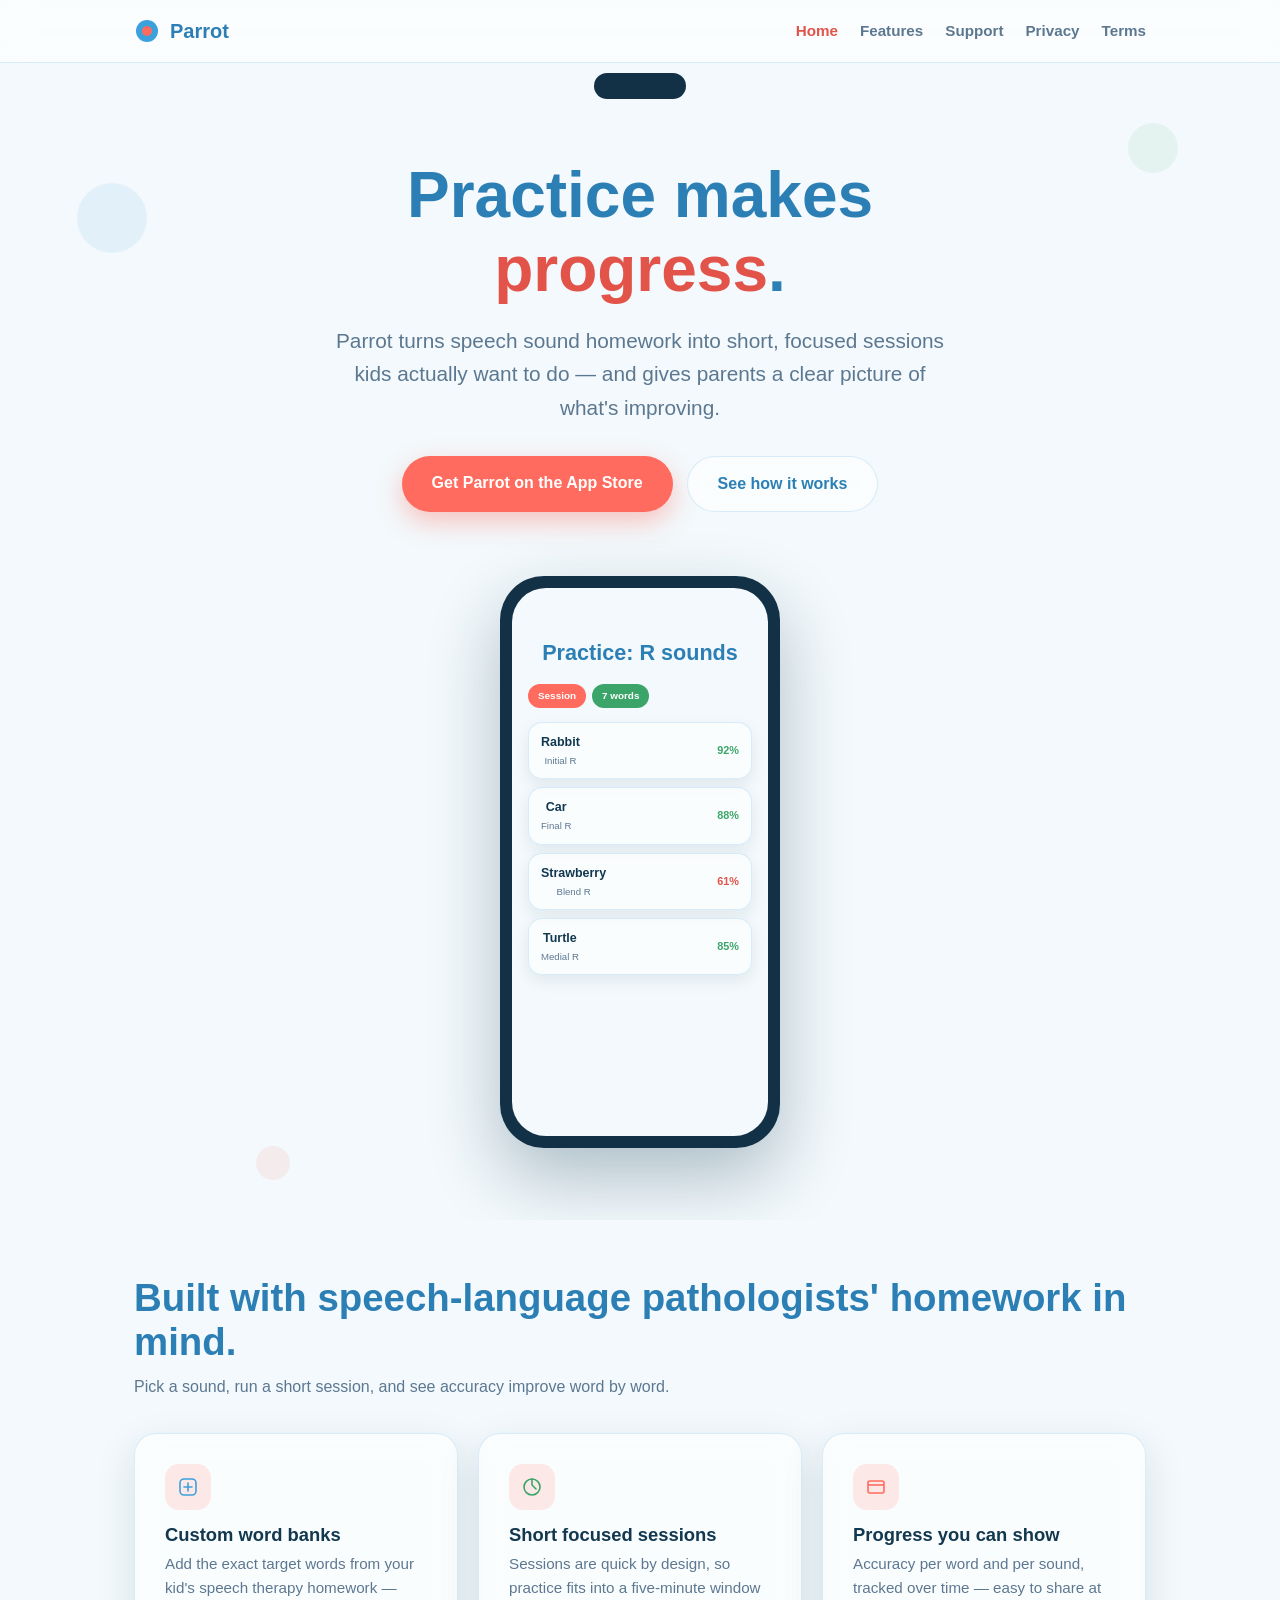
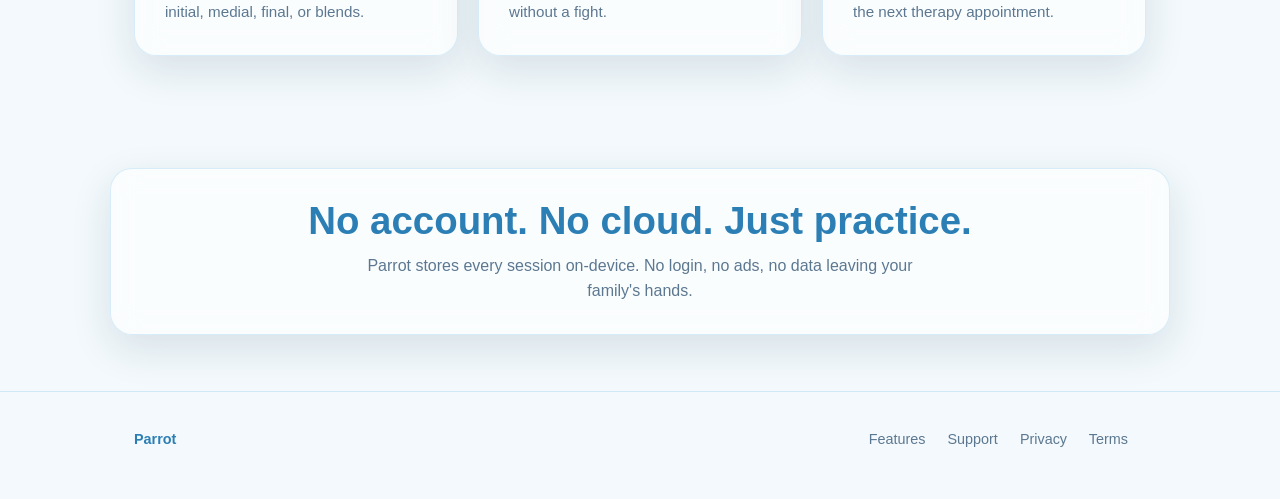
<file: docs/index.html>
<!DOCTYPE html>
<html lang="en">
<head>
<meta charset="utf-8">
<meta name="viewport" content="width=device-width, initial-scale=1">
<title>Parrot - Speech sound practice for kids</title>
<meta name="description" content="Parrot helps kids practice tricky speech sounds at home with short, focused sessions parents can track.">
<link rel="stylesheet" href="style.css">
</head>
<body>
<nav>
  <div class="wrap">
    <a class="brand" href="index.html">
      <svg width="26" height="26" viewBox="0 0 26 26" fill="none" xmlns="http://www.w3.org/2000/svg">
        <circle cx="13" cy="13" r="11" fill="#3ba0dc"/>
        <path d="M13 8a5 5 0 1 0 0.001 0Z" fill="#ff6b5e"/>
      </svg>
      Parrot
    </a>
    <div class="nav-links">
      <a href="index.html" class="active">Home</a>
      <a href="features.html">Features</a>
      <a href="support.html">Support</a>
      <a href="privacy.html">Privacy</a>
      <a href="terms.html">Terms</a>
    </div>
  </div>
</nav>

<section class="hero">
  <div class="wrap">
    <svg class="hero-drift" style="top:120px; left:6%;" width="70" height="70" viewBox="0 0 70 70"><circle cx="35" cy="35" r="35" fill="#3ba0dc" fill-opacity="0.18"/></svg>
    <svg class="hero-drift two" style="top:60px; right:8%;" width="50" height="50" viewBox="0 0 50 50"><circle cx="25" cy="25" r="25" fill="#3ba569" fill-opacity="0.16"/></svg>
    <svg class="hero-drift three" style="bottom:40px; left:20%;" width="34" height="34" viewBox="0 0 34 34"><circle cx="17" cy="17" r="17" fill="#ff6b5e" fill-opacity="0.2"/></svg>
    <h1 class="reveal">Practice makes <em>progress</em>.</h1>
    <p class="lede reveal delay-1">Parrot turns speech sound homework into short, focused sessions kids actually want to do — and gives parents a clear picture of what's improving.</p>
    <div class="reveal delay-2" style="display:flex; gap:14px; justify-content:center; flex-wrap:wrap;">
      <a class="btn btn-coral" href="https://apps.apple.com/">Get Parrot on the App Store</a>
      <a class="btn btn-ghost" href="features.html">See how it works</a>
    </div>

    <div class="device-row" style="margin-top:64px;">
      <div class="reveal delay-3 device">
        <div class="notch"></div>
        <div class="screen">
          <div class="screen-header">Practice: R sounds</div>
          <div class="chip-row">
            <span class="chip on">Session</span>
            <span class="chip leaf">7 words</span>
          </div>
          <div class="word-row">
            <div class="word-card">
              <div><div class="word">Rabbit</div><div class="sound">Initial R</div></div>
              <div class="score">92%</div>
            </div>
            <div class="word-card">
              <div><div class="word">Car</div><div class="sound">Final R</div></div>
              <div class="score">88%</div>
            </div>
            <div class="word-card">
              <div><div class="word">Strawberry</div><div class="sound">Blend R</div></div>
              <div class="score low">61%</div>
            </div>
            <div class="word-card">
              <div><div class="word">Turtle</div><div class="sound">Medial R</div></div>
              <div class="score">85%</div>
            </div>
          </div>
        </div>
      </div>
    </div>
  </div>
</section>

<section>
  <div class="wrap">
    <h2 class="section-title reveal">Built with speech-language pathologists' homework in mind.</h2>
    <p class="section-sub reveal">Pick a sound, run a short session, and see accuracy improve word by word.</p>
    <div class="grid">
      <div class="panel feature-card reveal">
        <div class="icon"><svg width="22" height="22" viewBox="0 0 22 22" fill="none"><rect x="3" y="3" width="16" height="16" rx="4" stroke="#3ba0dc" stroke-width="1.6"/><path d="M7 11h8M11 7v8" stroke="#3ba0dc" stroke-width="1.6" stroke-linecap="round"/></svg></div>
        <h3>Custom word banks</h3>
        <p>Add the exact target words from your kid's speech therapy homework — initial, medial, final, or blends.</p>
      </div>
      <div class="panel feature-card reveal delay-1">
        <div class="icon"><svg width="22" height="22" viewBox="0 0 22 22" fill="none"><path d="M11 3v6l4 4" stroke="#3ba569" stroke-width="1.6" stroke-linecap="round"/><circle cx="11" cy="11" r="8" stroke="#3ba569" stroke-width="1.6"/></svg></div>
        <h3>Short focused sessions</h3>
        <p>Sessions are quick by design, so practice fits into a five-minute window without a fight.</p>
      </div>
      <div class="panel feature-card reveal delay-2">
        <div class="icon"><svg width="22" height="22" viewBox="0 0 22 22" fill="none"><rect x="3" y="5" width="16" height="12" rx="2" stroke="#ff6b5e" stroke-width="1.6"/><path d="M3 9h16" stroke="#ff6b5e" stroke-width="1.6"/></svg></div>
        <h3>Progress you can show</h3>
        <p>Accuracy per word and per sound, tracked over time — easy to share at the next therapy appointment.</p>
      </div>
    </div>
  </div>
</section>

<section>
  <div class="wrap panel reveal" style="text-align:center;">
    <h2 class="section-title">No account. No cloud. Just practice.</h2>
    <p class="section-sub" style="margin:0 auto;">Parrot stores every session on-device. No login, no ads, no data leaving your family's hands.</p>
  </div>
</section>

<footer>
  <div class="wrap">
    <div style="font-weight:800; color:var(--sky-deep);">Parrot</div>
    <div>
      <a href="features.html">Features</a>
      <a href="support.html">Support</a>
      <a href="privacy.html">Privacy</a>
      <a href="terms.html">Terms</a>
    </div>
  </div>
</footer>

<script src="reveal.js"></script>
</body>
</html>
</file>
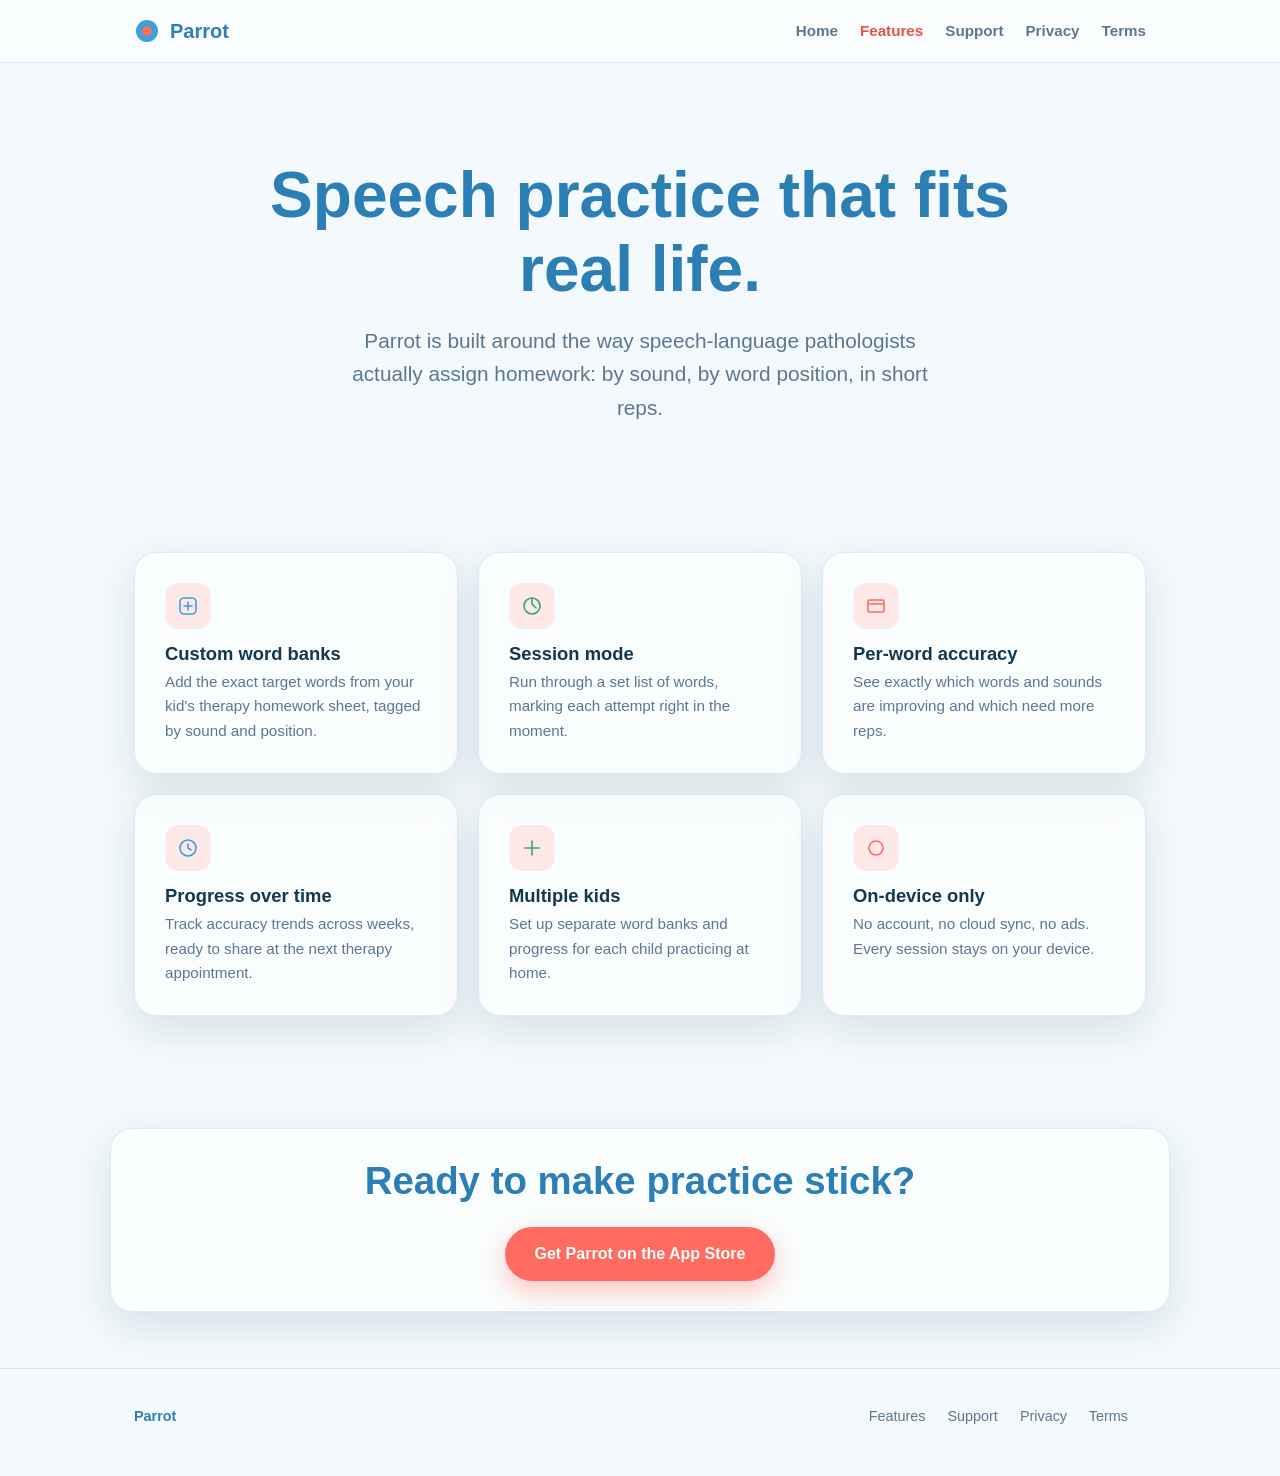
<file: docs/features.html>
<!DOCTYPE html>
<html lang="en">
<head>
<meta charset="utf-8">
<meta name="viewport" content="width=device-width, initial-scale=1">
<title>Features - Parrot</title>
<meta name="description" content="Everything Parrot does to help kids practice speech sounds at home.">
<link rel="stylesheet" href="style.css">
</head>
<body>
<nav>
  <div class="wrap">
    <a class="brand" href="index.html">
      <svg width="26" height="26" viewBox="0 0 26 26" fill="none" xmlns="http://www.w3.org/2000/svg">
        <circle cx="13" cy="13" r="11" fill="#3ba0dc"/>
        <path d="M13 8a5 5 0 1 0 0.001 0Z" fill="#ff6b5e"/>
      </svg>
      Parrot
    </a>
    <div class="nav-links">
      <a href="index.html">Home</a>
      <a href="features.html" class="active">Features</a>
      <a href="support.html">Support</a>
      <a href="privacy.html">Privacy</a>
      <a href="terms.html">Terms</a>
    </div>
  </div>
</nav>

<section class="hero" style="padding-bottom:40px;">
  <div class="wrap">
    <h1 class="reveal">Speech practice that fits real life.</h1>
    <p class="lede reveal delay-1">Parrot is built around the way speech-language pathologists actually assign homework: by sound, by word position, in short reps.</p>
  </div>
</section>

<section>
  <div class="wrap">
    <div class="grid">
      <div class="panel feature-card reveal">
        <div class="icon"><svg width="22" height="22" viewBox="0 0 22 22" fill="none"><rect x="3" y="3" width="16" height="16" rx="4" stroke="#3ba0dc" stroke-width="1.6"/><path d="M7 11h8M11 7v8" stroke="#3ba0dc" stroke-width="1.6" stroke-linecap="round"/></svg></div>
        <h3>Custom word banks</h3>
        <p>Add the exact target words from your kid's therapy homework sheet, tagged by sound and position.</p>
      </div>
      <div class="panel feature-card reveal delay-1">
        <div class="icon"><svg width="22" height="22" viewBox="0 0 22 22" fill="none"><path d="M11 3v6l4 4" stroke="#3ba569" stroke-width="1.6" stroke-linecap="round"/><circle cx="11" cy="11" r="8" stroke="#3ba569" stroke-width="1.6"/></svg></div>
        <h3>Session mode</h3>
        <p>Run through a set list of words, marking each attempt right in the moment.</p>
      </div>
      <div class="panel feature-card reveal delay-2">
        <div class="icon"><svg width="22" height="22" viewBox="0 0 22 22" fill="none"><rect x="3" y="5" width="16" height="12" rx="2" stroke="#ff6b5e" stroke-width="1.6"/><path d="M3 9h16" stroke="#ff6b5e" stroke-width="1.6"/></svg></div>
        <h3>Per-word accuracy</h3>
        <p>See exactly which words and sounds are improving and which need more reps.</p>
      </div>
      <div class="panel feature-card reveal">
        <div class="icon"><svg width="22" height="22" viewBox="0 0 22 22" fill="none"><circle cx="11" cy="11" r="8" stroke="#3ba0dc" stroke-width="1.6"/><path d="M11 7v4l3 2" stroke="#3ba0dc" stroke-width="1.6" stroke-linecap="round"/></svg></div>
        <h3>Progress over time</h3>
        <p>Track accuracy trends across weeks, ready to share at the next therapy appointment.</p>
      </div>
      <div class="panel feature-card reveal delay-1">
        <div class="icon"><svg width="22" height="22" viewBox="0 0 22 22" fill="none"><path d="M4 11h14M11 4v14" stroke="#3ba569" stroke-width="1.6" stroke-linecap="round"/></svg></div>
        <h3>Multiple kids</h3>
        <p>Set up separate word banks and progress for each child practicing at home.</p>
      </div>
      <div class="panel feature-card reveal delay-2">
        <div class="icon"><svg width="22" height="22" viewBox="0 0 22 22" fill="none"><rect x="4" y="4" width="14" height="14" rx="7" stroke="#ff6b5e" stroke-width="1.6"/></svg></div>
        <h3>On-device only</h3>
        <p>No account, no cloud sync, no ads. Every session stays on your device.</p>
      </div>
    </div>
  </div>
</section>

<section>
  <div class="wrap panel reveal" style="text-align:center;">
    <h2 class="section-title">Ready to make practice stick?</h2>
    <a class="btn btn-coral" href="https://apps.apple.com/" style="margin-top:14px; display:inline-block;">Get Parrot on the App Store</a>
  </div>
</section>

<footer>
  <div class="wrap">
    <div style="font-weight:800; color:var(--sky-deep);">Parrot</div>
    <div>
      <a href="features.html">Features</a>
      <a href="support.html">Support</a>
      <a href="privacy.html">Privacy</a>
      <a href="terms.html">Terms</a>
    </div>
  </div>
</footer>

<script src="reveal.js"></script>
</body>
</html>
</file>
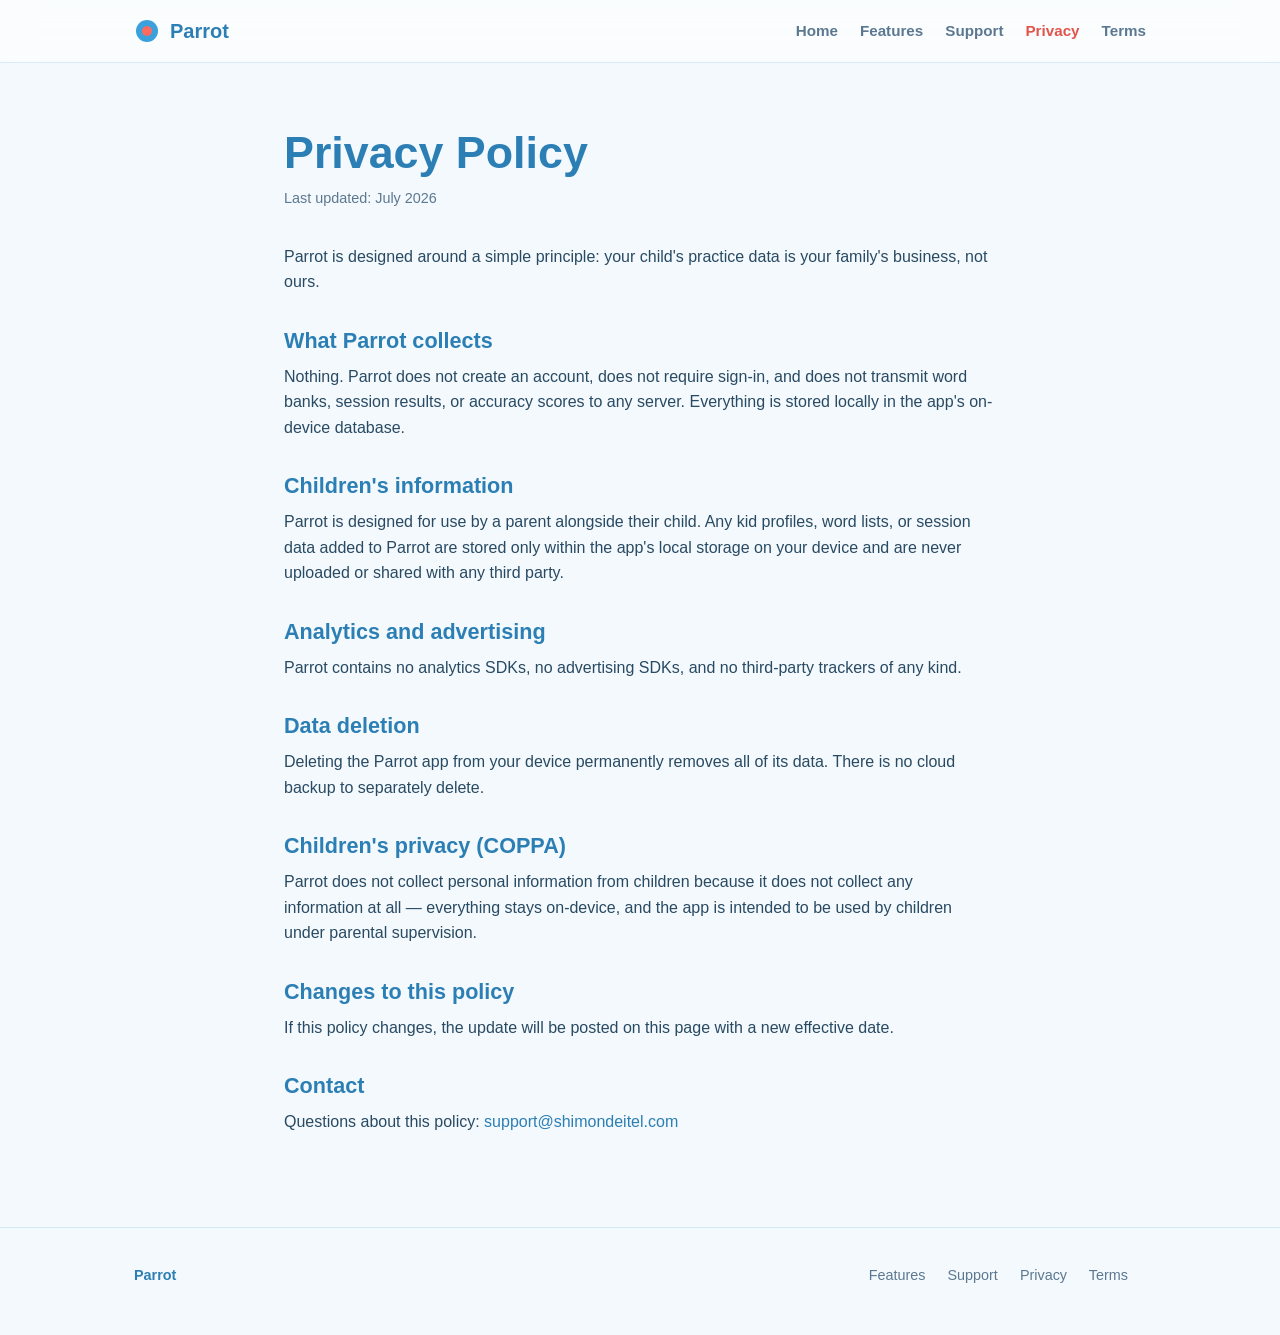
<file: docs/privacy.html>
<!DOCTYPE html>
<html lang="en">
<head>
<meta charset="utf-8">
<meta name="viewport" content="width=device-width, initial-scale=1">
<title>Privacy Policy - Parrot</title>
<meta name="description" content="Parrot's privacy policy. We don't collect your child's data.">
<link rel="stylesheet" href="style.css">
</head>
<body>
<nav>
  <div class="wrap">
    <a class="brand" href="index.html">
      <svg width="26" height="26" viewBox="0 0 26 26" fill="none" xmlns="http://www.w3.org/2000/svg">
        <circle cx="13" cy="13" r="11" fill="#3ba0dc"/>
        <path d="M13 8a5 5 0 1 0 0.001 0Z" fill="#ff6b5e"/>
      </svg>
      Parrot
    </a>
    <div class="nav-links">
      <a href="index.html">Home</a>
      <a href="features.html">Features</a>
      <a href="support.html">Support</a>
      <a href="privacy.html" class="active">Privacy</a>
      <a href="terms.html">Terms</a>
    </div>
  </div>
</nav>

<div class="prose">
  <h1>Privacy Policy</h1>
  <p class="updated">Last updated: July 2026</p>

  <p>Parrot is designed around a simple principle: your child's practice data is your family's business, not ours.</p>

  <h2>What Parrot collects</h2>
  <p>Nothing. Parrot does not create an account, does not require sign-in, and does not transmit word banks, session results, or accuracy scores to any server. Everything is stored locally in the app's on-device database.</p>

  <h2>Children's information</h2>
  <p>Parrot is designed for use by a parent alongside their child. Any kid profiles, word lists, or session data added to Parrot are stored only within the app's local storage on your device and are never uploaded or shared with any third party.</p>

  <h2>Analytics and advertising</h2>
  <p>Parrot contains no analytics SDKs, no advertising SDKs, and no third-party trackers of any kind.</p>

  <h2>Data deletion</h2>
  <p>Deleting the Parrot app from your device permanently removes all of its data. There is no cloud backup to separately delete.</p>

  <h2>Children's privacy (COPPA)</h2>
  <p>Parrot does not collect personal information from children because it does not collect any information at all — everything stays on-device, and the app is intended to be used by children under parental supervision.</p>

  <h2>Changes to this policy</h2>
  <p>If this policy changes, the update will be posted on this page with a new effective date.</p>

  <h2>Contact</h2>
  <p>Questions about this policy: <a href="mailto:support@shimondeitel.com">support@shimondeitel.com</a></p>
</div>

<footer>
  <div class="wrap">
    <div style="font-weight:800; color:var(--sky-deep);">Parrot</div>
    <div>
      <a href="features.html">Features</a>
      <a href="support.html">Support</a>
      <a href="privacy.html">Privacy</a>
      <a href="terms.html">Terms</a>
    </div>
  </div>
</footer>
</body>
</html>
</file>
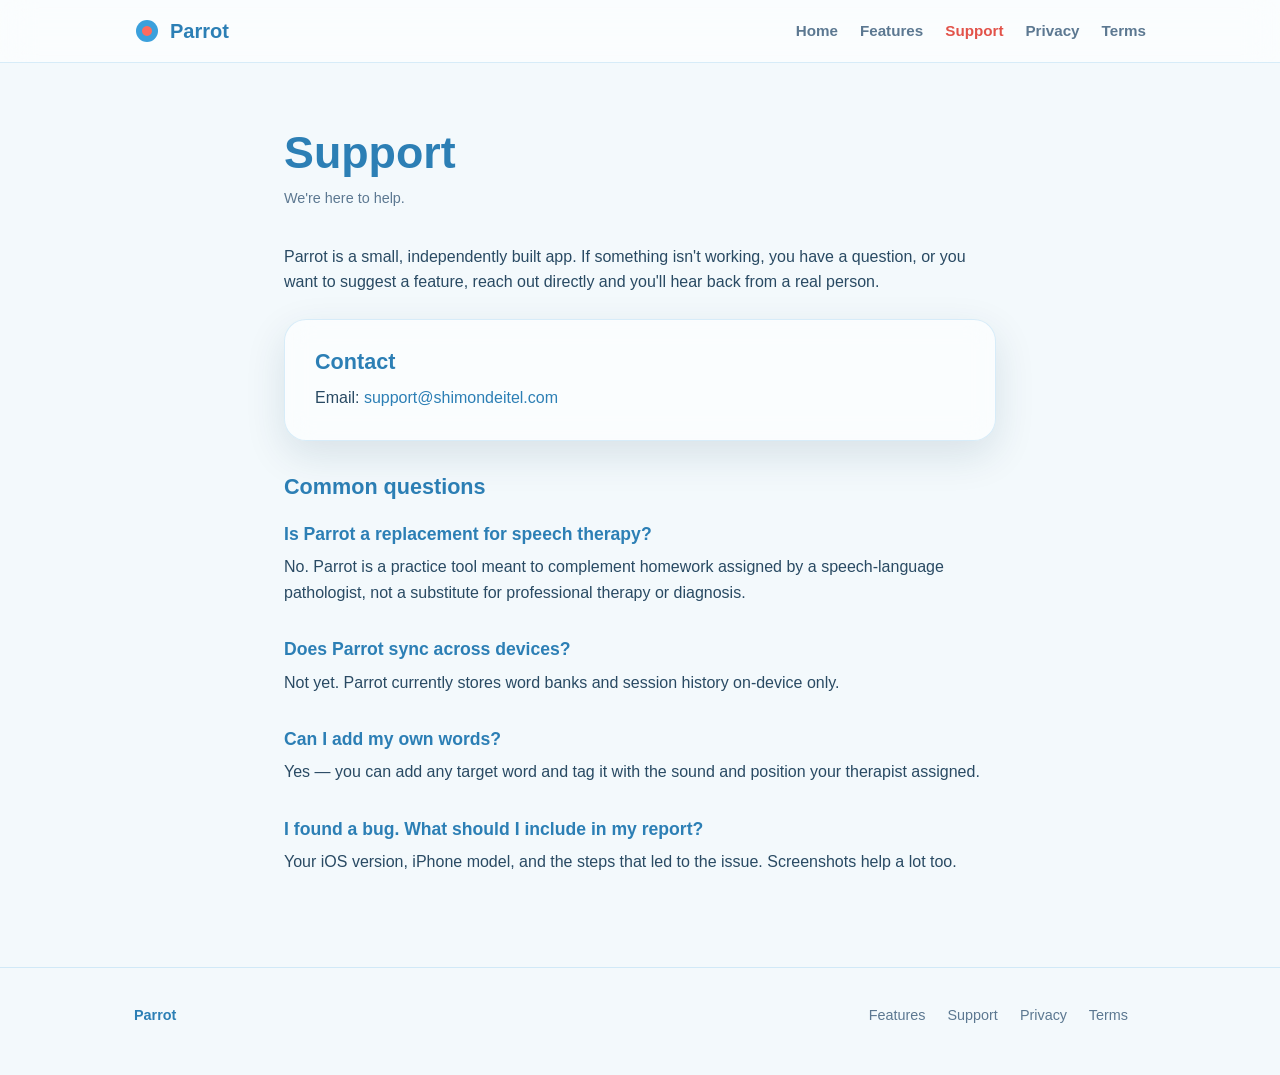
<file: docs/support.html>
<!DOCTYPE html>
<html lang="en">
<head>
<meta charset="utf-8">
<meta name="viewport" content="width=device-width, initial-scale=1">
<title>Support - Parrot</title>
<meta name="description" content="Get help with Parrot, the speech sound practice app.">
<link rel="stylesheet" href="style.css">
</head>
<body>
<nav>
  <div class="wrap">
    <a class="brand" href="index.html">
      <svg width="26" height="26" viewBox="0 0 26 26" fill="none" xmlns="http://www.w3.org/2000/svg">
        <circle cx="13" cy="13" r="11" fill="#3ba0dc"/>
        <path d="M13 8a5 5 0 1 0 0.001 0Z" fill="#ff6b5e"/>
      </svg>
      Parrot
    </a>
    <div class="nav-links">
      <a href="index.html">Home</a>
      <a href="features.html">Features</a>
      <a href="support.html" class="active">Support</a>
      <a href="privacy.html">Privacy</a>
      <a href="terms.html">Terms</a>
    </div>
  </div>
</nav>

<div class="prose">
  <h1>Support</h1>
  <p class="updated">We're here to help.</p>

  <p>Parrot is a small, independently built app. If something isn't working, you have a question, or you want to suggest a feature, reach out directly and you'll hear back from a real person.</p>

  <div class="panel">
    <h2 style="margin-top:0;">Contact</h2>
    <p style="margin-bottom:0;">Email: <a href="mailto:support@shimondeitel.com">support@shimondeitel.com</a></p>
  </div>

  <h2>Common questions</h2>

  <h2 style="font-size:1.1rem; margin-top:24px;">Is Parrot a replacement for speech therapy?</h2>
  <p>No. Parrot is a practice tool meant to complement homework assigned by a speech-language pathologist, not a substitute for professional therapy or diagnosis.</p>

  <h2 style="font-size:1.1rem;">Does Parrot sync across devices?</h2>
  <p>Not yet. Parrot currently stores word banks and session history on-device only.</p>

  <h2 style="font-size:1.1rem;">Can I add my own words?</h2>
  <p>Yes — you can add any target word and tag it with the sound and position your therapist assigned.</p>

  <h2 style="font-size:1.1rem;">I found a bug. What should I include in my report?</h2>
  <p>Your iOS version, iPhone model, and the steps that led to the issue. Screenshots help a lot too.</p>
</div>

<footer>
  <div class="wrap">
    <div style="font-weight:800; color:var(--sky-deep);">Parrot</div>
    <div>
      <a href="features.html">Features</a>
      <a href="support.html">Support</a>
      <a href="privacy.html">Privacy</a>
      <a href="terms.html">Terms</a>
    </div>
  </div>
</footer>
</body>
</html>
</file>
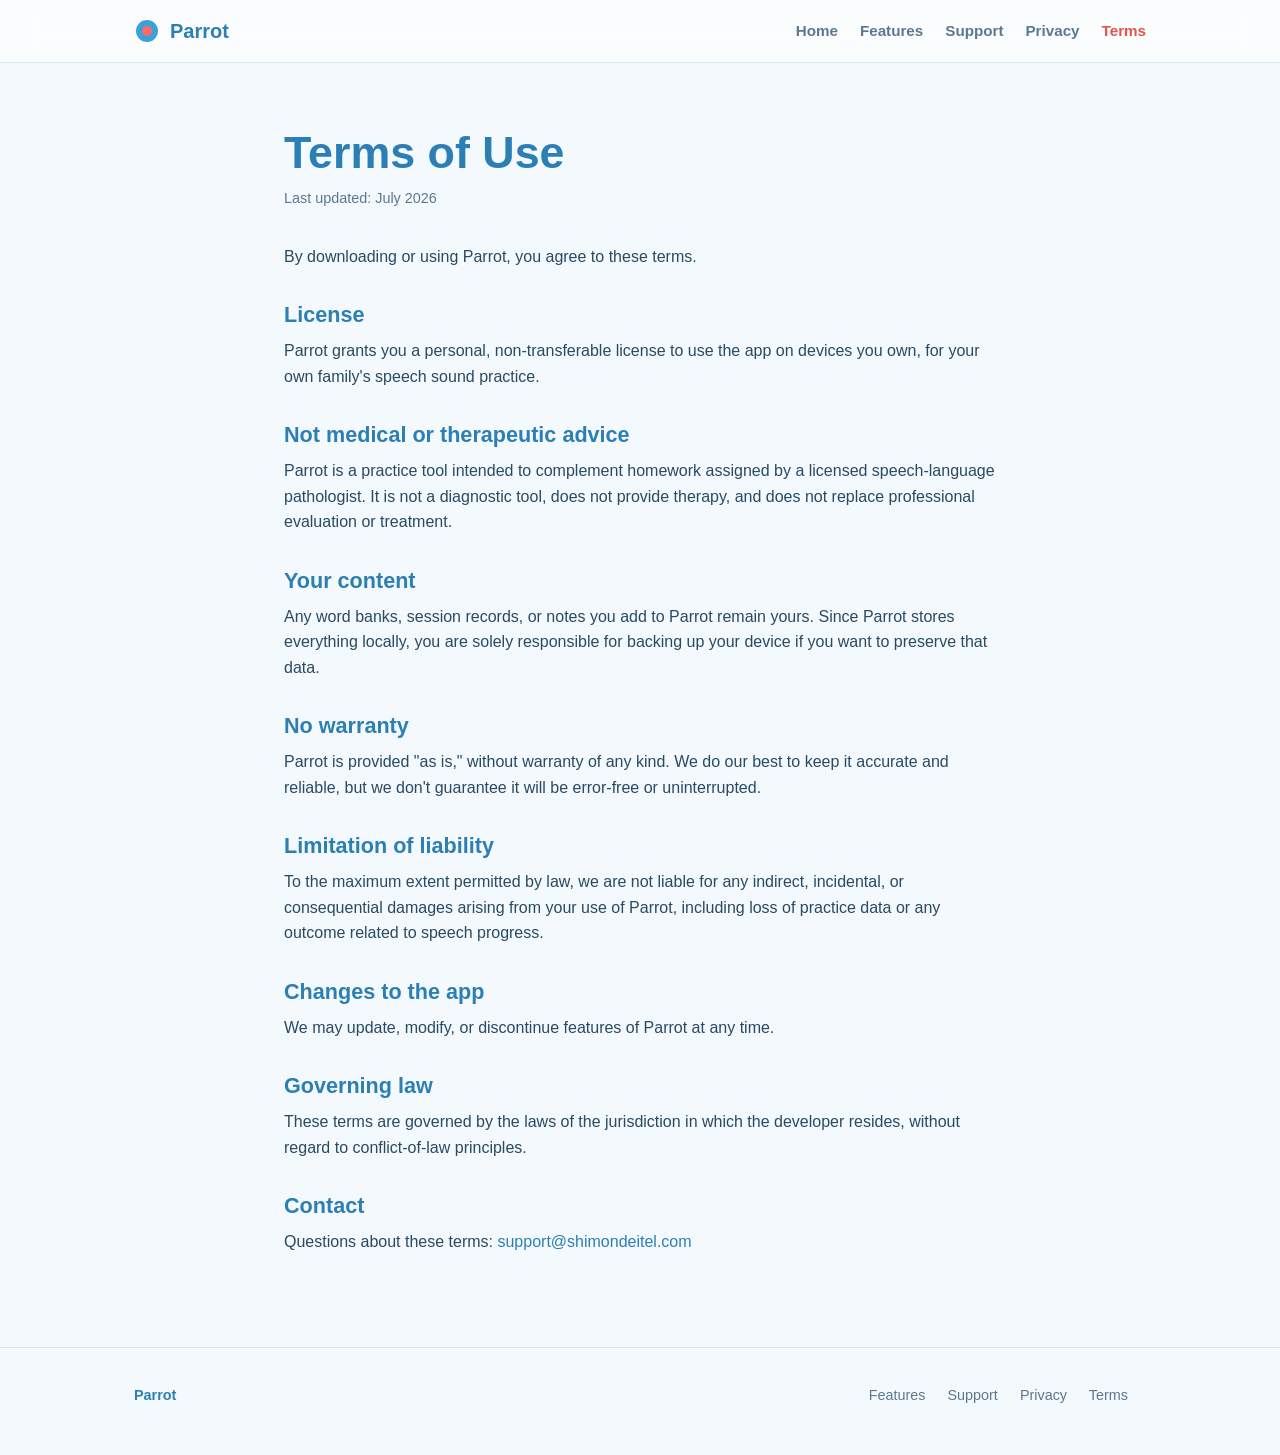
<file: docs/terms.html>
<!DOCTYPE html>
<html lang="en">
<head>
<meta charset="utf-8">
<meta name="viewport" content="width=device-width, initial-scale=1">
<title>Terms of Use - Parrot</title>
<meta name="description" content="Terms of use for the Parrot speech sound practice app.">
<link rel="stylesheet" href="style.css">
</head>
<body>
<nav>
  <div class="wrap">
    <a class="brand" href="index.html">
      <svg width="26" height="26" viewBox="0 0 26 26" fill="none" xmlns="http://www.w3.org/2000/svg">
        <circle cx="13" cy="13" r="11" fill="#3ba0dc"/>
        <path d="M13 8a5 5 0 1 0 0.001 0Z" fill="#ff6b5e"/>
      </svg>
      Parrot
    </a>
    <div class="nav-links">
      <a href="index.html">Home</a>
      <a href="features.html">Features</a>
      <a href="support.html">Support</a>
      <a href="privacy.html">Privacy</a>
      <a href="terms.html" class="active">Terms</a>
    </div>
  </div>
</nav>

<div class="prose">
  <h1>Terms of Use</h1>
  <p class="updated">Last updated: July 2026</p>

  <p>By downloading or using Parrot, you agree to these terms.</p>

  <h2>License</h2>
  <p>Parrot grants you a personal, non-transferable license to use the app on devices you own, for your own family's speech sound practice.</p>

  <h2>Not medical or therapeutic advice</h2>
  <p>Parrot is a practice tool intended to complement homework assigned by a licensed speech-language pathologist. It is not a diagnostic tool, does not provide therapy, and does not replace professional evaluation or treatment.</p>

  <h2>Your content</h2>
  <p>Any word banks, session records, or notes you add to Parrot remain yours. Since Parrot stores everything locally, you are solely responsible for backing up your device if you want to preserve that data.</p>

  <h2>No warranty</h2>
  <p>Parrot is provided "as is," without warranty of any kind. We do our best to keep it accurate and reliable, but we don't guarantee it will be error-free or uninterrupted.</p>

  <h2>Limitation of liability</h2>
  <p>To the maximum extent permitted by law, we are not liable for any indirect, incidental, or consequential damages arising from your use of Parrot, including loss of practice data or any outcome related to speech progress.</p>

  <h2>Changes to the app</h2>
  <p>We may update, modify, or discontinue features of Parrot at any time.</p>

  <h2>Governing law</h2>
  <p>These terms are governed by the laws of the jurisdiction in which the developer resides, without regard to conflict-of-law principles.</p>

  <h2>Contact</h2>
  <p>Questions about these terms: <a href="mailto:support@shimondeitel.com">support@shimondeitel.com</a></p>
</div>

<footer>
  <div class="wrap">
    <div style="font-weight:800; color:var(--sky-deep);">Parrot</div>
    <div>
      <a href="features.html">Features</a>
      <a href="support.html">Support</a>
      <a href="privacy.html">Privacy</a>
      <a href="terms.html">Terms</a>
    </div>
  </div>
</footer>
</body>
</html>
</file>
<file: docs/style.css>
/* Parrot - Speech Sound Practice. Sunny classroom aesthetic: sky blue, coral, leaf green. */

:root {
  --sky: #3ba0dc;
  --sky-deep: #2c7fb5;
  --coral: #ff6b5e;
  --coral-deep: #e2534a;
  --leaf: #3ba569;
  --cream: #f3f9fc;
  --cream-deep: #e6f1f8;
  --ink: #12384f;
  --ink-soft: #5c7891;
  --glass: rgba(255, 255, 255, 0.6);
  --glass-border: rgba(59, 160, 220, 0.18);
  --shadow: 0 14px 40px rgba(18, 56, 79, 0.12);
  --radius: 22px;
}

* { margin: 0; padding: 0; box-sizing: border-box; }
html { scroll-behavior: smooth; }

body {
  font-family: -apple-system, BlinkMacSystemFont, "Segoe UI", Helvetica, Arial, sans-serif;
  background: var(--cream);
  color: var(--ink);
  line-height: 1.6;
  overflow-x: hidden;
}

h1, h2, h3 { font-weight: 800; line-height: 1.15; }

a { color: var(--sky-deep); text-decoration: none; }
a:hover { text-decoration: underline; }

.wrap { max-width: 1060px; margin: 0 auto; padding: 0 24px; }

nav {
  position: sticky; top: 0; z-index: 50;
  background: var(--glass);
  backdrop-filter: blur(16px);
  -webkit-backdrop-filter: blur(16px);
  border-bottom: 1px solid var(--glass-border);
}
nav .wrap { display: flex; align-items: center; justify-content: space-between; height: 62px; }
.brand { display: flex; align-items: center; gap: 10px; font-size: 1.25rem; font-weight: 800; color: var(--sky-deep); }
.brand:hover { text-decoration: none; }
.brand svg { display: block; }
.nav-links { display: flex; gap: 22px; align-items: center; }
.nav-links a { color: var(--ink-soft); font-size: 0.95rem; font-weight: 600; }
.nav-links a.active { color: var(--coral-deep); }
.nav-links a:hover { color: var(--coral-deep); text-decoration: none; }

.hero { position: relative; padding: 96px 0 72px; text-align: center; overflow: hidden; }
.hero h1 { font-size: clamp(2.4rem, 6vw, 4rem); max-width: 760px; margin: 0 auto 18px; color: var(--sky-deep); }
.hero h1 em { font-style: normal; color: var(--coral-deep); }
.hero p.lede { font-size: clamp(1.05rem, 2.2vw, 1.3rem); color: var(--ink-soft); max-width: 620px; margin: 0 auto 32px; }
.hero-drift { position: absolute; z-index: -1; opacity: 0.5; animation: drift 14s ease-in-out infinite alternate; }
.hero-drift.two { animation-duration: 18s; animation-delay: -6s; }
.hero-drift.three { animation-duration: 22s; animation-delay: -11s; }
@keyframes drift { from { transform: translate(0, 0) rotate(0deg); } to { transform: translate(26px, -20px) rotate(6deg); } }

.btn { display: inline-block; padding: 14px 30px; border-radius: 999px; font-weight: 700; font-size: 1rem; transition: transform 0.2s ease, box-shadow 0.2s ease; }
.btn:hover { text-decoration: none; transform: translateY(-2px); }
.btn-coral { background: var(--coral); color: #fff; box-shadow: 0 10px 26px rgba(255, 107, 94, 0.38); }
.btn-coral:hover { background: var(--coral-deep); }
.btn-ghost { background: var(--glass); color: var(--sky-deep); border: 1px solid var(--glass-border); backdrop-filter: blur(10px); -webkit-backdrop-filter: blur(10px); }

.panel { background: var(--glass); backdrop-filter: blur(14px); -webkit-backdrop-filter: blur(14px); border: 1px solid var(--glass-border); border-radius: var(--radius); box-shadow: var(--shadow); padding: 30px; }

section { padding: 56px 0; }
.section-title { font-size: clamp(1.7rem, 3.6vw, 2.4rem); margin-bottom: 10px; color: var(--sky-deep); }
.section-sub { color: var(--ink-soft); max-width: 560px; margin-bottom: 34px; }
.grid { display: grid; gap: 20px; grid-template-columns: repeat(auto-fit, minmax(260px, 1fr)); }
.feature-card h3 { font-size: 1.15rem; margin: 14px 0 6px; }
.feature-card p { color: var(--ink-soft); font-size: 0.95rem; }
.feature-card .icon { width: 46px; height: 46px; border-radius: 14px; display: flex; align-items: center; justify-content: center; background: rgba(255, 107, 94, 0.14); }

.reveal { opacity: 0; transform: translateY(26px); transition: opacity 0.7s ease, transform 0.7s cubic-bezier(0.22, 1, 0.36, 1); }
.reveal.visible { opacity: 1; transform: none; }
.reveal.delay-1 { transition-delay: 0.08s; }
.reveal.delay-2 { transition-delay: 0.16s; }
.reveal.delay-3 { transition-delay: 0.24s; }

.device-row { display: flex; gap: 40px; align-items: center; justify-content: center; flex-wrap: wrap; }
.device { width: 280px; height: 572px; border-radius: 44px; background: #123147; padding: 12px; box-shadow: 0 30px 70px rgba(18, 56, 79, 0.3); flex-shrink: 0; }
.device .screen { width: 100%; height: 100%; border-radius: 34px; background: var(--cream); overflow: hidden; position: relative; display: flex; flex-direction: column; }
.device .notch { position: absolute; top: 10px; left: 50%; transform: translateX(-50%); width: 92px; height: 26px; background: #123147; border-radius: 999px; z-index: 5; }
.screen-header { padding: 48px 16px 8px; font-size: 1.35rem; font-weight: 800; color: var(--sky-deep); }
.chip-row { display: flex; gap: 6px; padding: 6px 16px 10px; flex-wrap: wrap; }
.chip { font-size: 0.62rem; font-weight: 700; padding: 4px 10px; border-radius: 999px; background: var(--cream-deep); color: var(--ink); }
.chip.on { background: var(--coral); color: #fff; }
.chip.leaf { background: var(--leaf); color: #fff; }

.word-row { display: flex; flex-direction: column; gap: 8px; padding: 4px 16px 16px; }
.word-card { background: var(--glass); border: 1px solid var(--glass-border); border-radius: 14px; box-shadow: 0 6px 16px rgba(18, 56, 79, 0.08); padding: 10px 12px; display: flex; align-items: center; justify-content: space-between; }
.word-card .word { font-size: 0.78rem; font-weight: 800; }
.word-card .sound { font-size: 0.6rem; color: var(--ink-soft); }
.word-card .score { font-size: 0.68rem; font-weight: 800; color: var(--leaf); }
.word-card .score.low { color: var(--coral-deep); }

.step-num { font-size: 2rem; color: var(--coral-deep); font-weight: 800; }

.prose { max-width: 760px; margin: 0 auto; padding: 64px 24px 80px; }
.prose h1 { font-size: clamp(2rem, 4.5vw, 2.8rem); margin-bottom: 8px; color: var(--sky-deep); }
.prose .updated { color: var(--ink-soft); font-size: 0.9rem; margin-bottom: 34px; }
.prose h2 { font-size: 1.35rem; margin: 34px 0 10px; color: var(--sky-deep); }
.prose p, .prose li { color: #294a63; margin-bottom: 12px; }
.prose ul { padding-left: 22px; }
.prose .panel { margin: 24px 0; }

footer { border-top: 1px solid var(--glass-border); padding: 36px 0 48px; color: var(--ink-soft); font-size: 0.9rem; }
footer .wrap { display: flex; justify-content: space-between; flex-wrap: wrap; gap: 16px; }
footer a { color: var(--ink-soft); margin-right: 18px; }
footer a:hover { color: var(--coral-deep); }

@media (max-width: 640px) {
  .nav-links { gap: 14px; }
  .nav-links a { font-size: 0.85rem; }
  .hero { padding: 64px 0 48px; }
  section { padding: 40px 0; }
  .device { width: 250px; height: 512px; }
}

@media (prefers-color-scheme: dark) {
  :root {
    --cream: #0d2434;
    --cream-deep: #123147;
    --ink: #e7f3fb;
    --ink-soft: #93b3c8;
    --glass: rgba(18, 49, 71, 0.6);
    --glass-border: rgba(59, 160, 220, 0.22);
    --shadow: 0 14px 40px rgba(0, 0, 0, 0.4);
  }
  body { background: var(--cream); }
}

@media (prefers-reduced-motion: reduce) {
  .hero-drift { animation: none; }
  .reveal { opacity: 1; transform: none; transition: none; }
}
</file>
